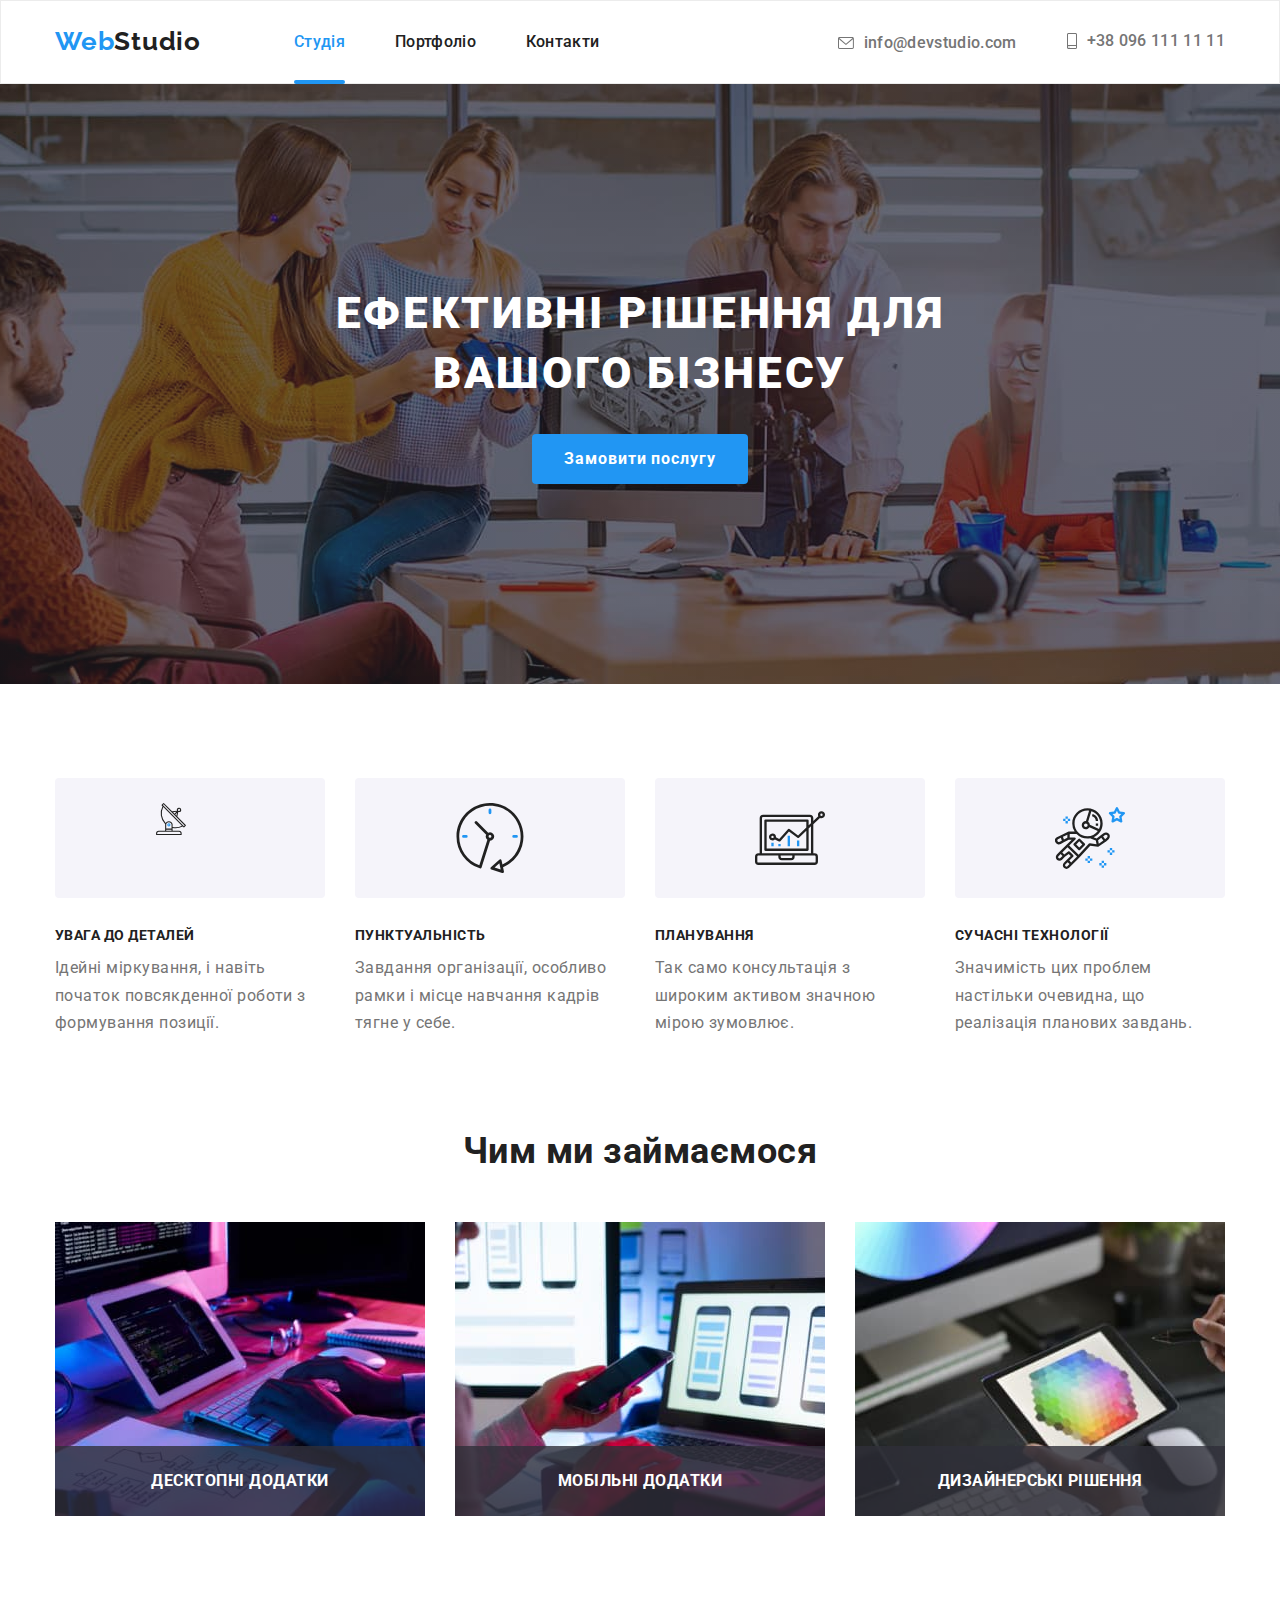
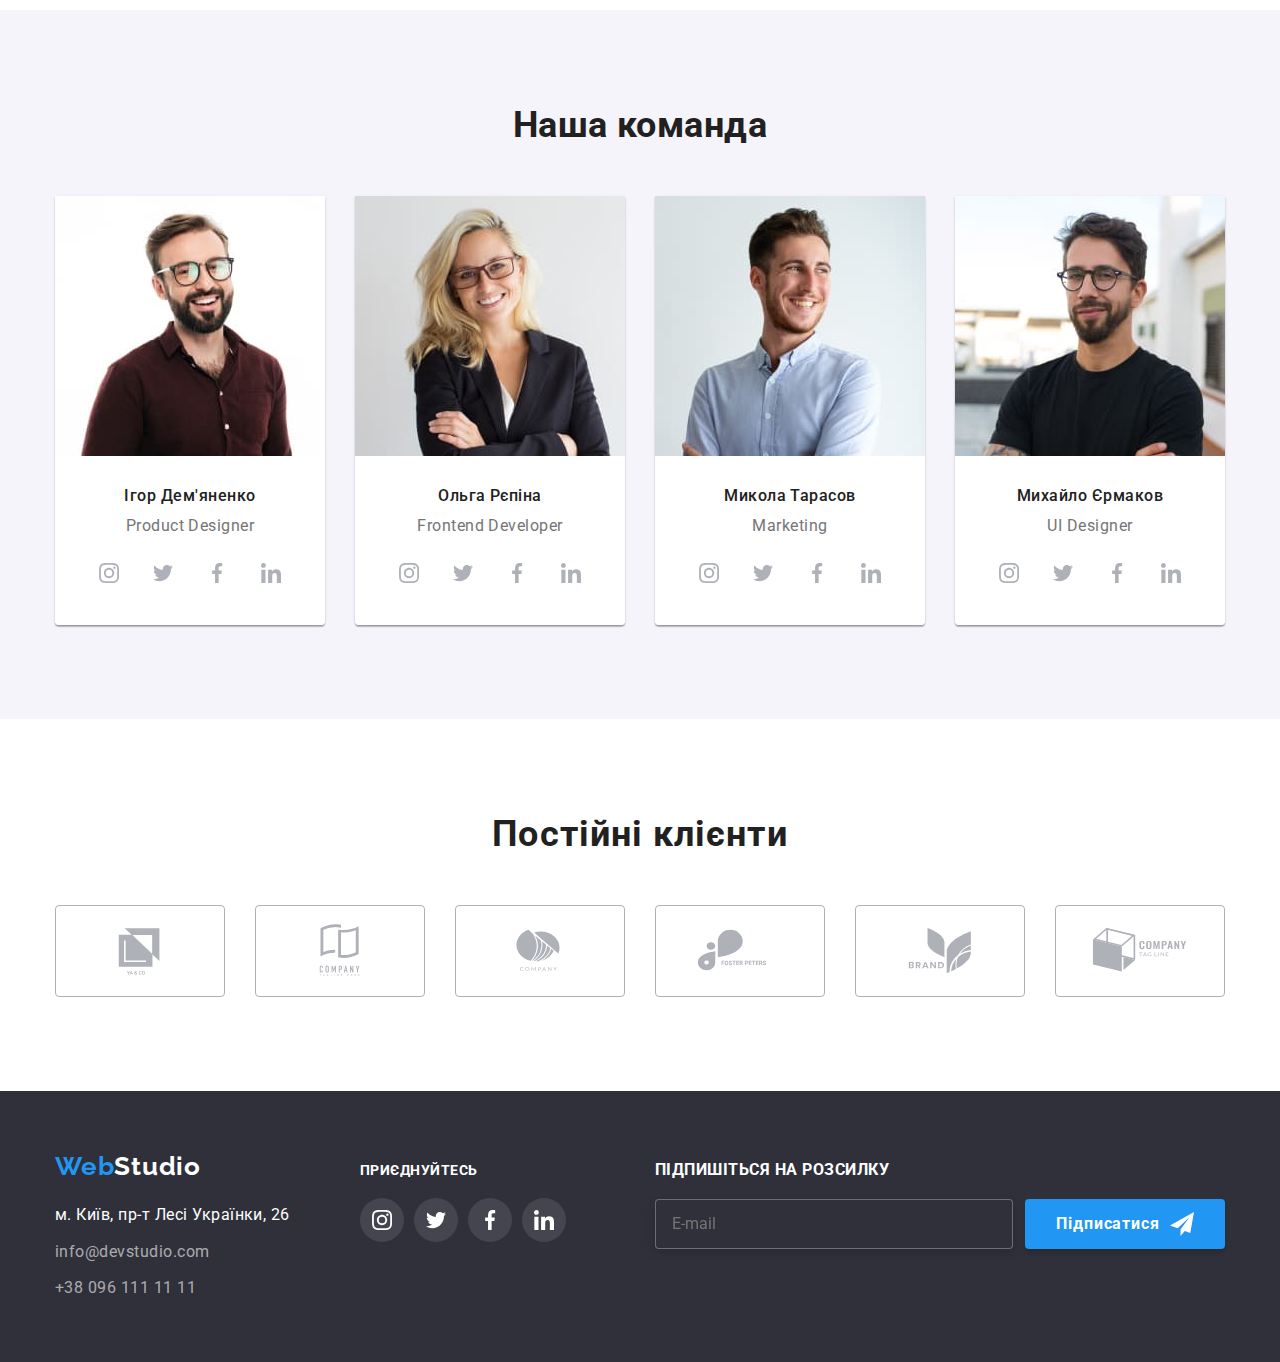
<file: index.html>
<!DOCTYPE html>
<html lang="uk">
  <head>
    <meta charset="UTF-8" />
    <meta http-equiv="X-UA-Compatible" content="IE=edge" />
    <meta name="viewport" content="width=device-width, initial-scale=1.0" />
    <title>Cтудія</title>
    <link rel="preconnect" href="https://fonts.googleapis.com" />
    <link rel="preconnect" href="https://fonts.gstatic.com" crossorigin />
    <link
      href="https://fonts.googleapis.com/css2?family=Raleway:wght@700&family=Roboto:wght@400;500;700;900&display=swap"
      rel="stylesheet"
    />
    <link
      rel="stylesheet"
      href="https://cdnjs.cloudflare.com/ajax/libs/modern-normalize/1.0.0/modern-normalize.min.css"
    />
    <link rel="stylesheet" href="./css/styles.css" />
  </head>
  <body>
    <!-- header -->
    <header class="page-header">
      <div class="container navigation">
        <a href="./index.html" class="logo"
          >Web<span class="logo-part">Studio</span></a
        >
        <nav class="page-nav">
          <ul class="nav-list">
            <li class="nav-item">
              <a href="./index.html" class="nav-link active">Студія</a>
            </li>
            <li class="nav-item">
              <a href="./portfolio.html" class="nav-link">Портфоліо</a>
            </li>
            <li class="nav-item">
              <a href="./index.html" class="nav-link">Контакти</a>
            </li>
          </ul>
        </nav>
        <ul class="contacts-list">
          <li class="contacts-item">
            <a href="mailto:info@devstudio.com" class="contacts-link">
              <svg class="icon-header email">
                <use href="./images/icon.svg#icon-envelope"></use></svg
              >info@devstudio.com</a
            >
          </li>
          <li class="contacts-item">
            <a href="tel:++380961111111" class="contacts-link"
              ><svg class="icon-header phone">
                <use href="./images/icon.svg#icon-smartphone"></use></svg
              >+38 096 111 11 11</a
            >
          </li>
        </ul>
      </div>
    </header>
    <main>
      <section class="hero">
        <div class="container">
          <h1 class="hero-title">
            Ефективні рішення для<br />
            вашого бізнесу
          </h1>
          <button class="hero-btn" data-modal-open>Замовити послугу</button>
        </div>
      </section>
      <section class="second-section">
        <div class="container">
          <h2 class="visually-hidden">Наші переваги</h2>
          <ul class="about-list">
            <li class="about-item">
              <div class="icon-about">
                <svg width="70" height="70">
                  <use href="./images/icon.svg#icon-antenna"></use>
                </svg>
              </div>
              <h3 class="about-title">УВАГА ДО ДЕТАЛЕЙ</h3>
              <p class="about-text">
                Ідейні міркування, і навіть початок повсякденної роботи з
                формування позиції.
              </p>
            </li>
            <li class="about-item">
              <div class="icon-about">
                <svg width="70" height="70">
                  <use href="./images/icon.svg#icon-clock"></use>
                </svg>
              </div>
              <h3 class="about-title">ПУНКТУАЛЬНІСТЬ</h3>
              <p class="about-text">
                Завдання організації, особливо рамки і місце навчання кадрів
                тягне у себе.
              </p>
            </li>
            <li class="about-item">
              <div class="icon-about">
                <svg width="70" height="70">
                  <use href="./images/icon.svg#icon-diagram"></use>
                </svg>
              </div>
              <h3 class="about-title">ПЛАНУВАННЯ</h3>
              <p class="about-text">
                Так само консультація з широким активом значною мірою зумовлює.
              </p>
            </li>
            <li class="about-item">
              <div class="icon-about">
                <svg width="70" height="70">
                  <use href="./images/icon.svg#icon-astronaut"></use>
                </svg>
              </div>
              <h3 class="about-title">СУЧАСНІ ТЕХНОЛОГІЇ</h3>
              <p class="about-text">
                Значимість цих проблем настільки очевидна, що реалізація
                планових завдань.
              </p>
            </li>
          </ul>
        </div>
      </section>
      <section class="wedo">
        <div class="container">
          <h2 class="wedo-title">Чим ми займаємося</h2>
          <ul class="wedo-list">
            <li class="wedo-item">
              <div class="wedo-container">
                <img
                  src="./images/wedo/01.jpg"
                  alt="набор тексту"
                  height="294"
                  width="370"
                />
                <p class="wedo-item-text">Десктопні додатки</p>
              </div>
            </li>
            <li class="wedo-item">
              <div class="wedo-container">
                <img
                  src="./images/wedo/02.jpg"
                  alt="смартфон в руці"
                  height="294"
                  width="370"
                />
                <p class="wedo-item-text">Мобільні додатки</p>
              </div>
            </li>
            <li class="wedo-item">
              <div class="wedo-container">
                <img
                  src="./images/wedo/03.jpg"
                  alt="планшет"
                  height="294"
                  width="370"
                />
                <p class="wedo-item-text">Дизайнерські рішення</p>
              </div>
            </li>
          </ul>
        </div>
      </section>
      <section class="team">
        <div class="container">
          <h2 class="team-title">Наша команда</h2>
          <ul class="team-list">
            <li class="team-card">
              <img
                src="./images/team/01.jpg"
                alt="фото дизайнера"
                height="260"
                width="270"
              />
              <div class="team-info-wrapper">
                <h3 class="card-title">Ігор Дем'яненко</h3>
                <p class="card-text" lang="en">Product Designer</p>
                <ul class="icon-social-links-wrapper">
                  <li>
                    <a href="#" class="social-link">
                      <svg class="social-links-icon">
                        <use href="./images/icon.svg#icon-instagram"></use>
                      </svg>
                    </a>
                  </li>
                  <li>
                    <a href="#" class="social-link">
                      <svg class="social-links-icon">
                        <use href="./images/icon.svg#icon-twitter"></use>
                      </svg>
                    </a>
                  </li>
                  <li>
                    <a href="#" class="social-link">
                      <svg class="social-links-icon">
                        <use href="./images/icon.svg#icon-facebook"></use>
                      </svg>
                    </a>
                  </li>
                  <li>
                    <a href="#" class="social-link">
                      <svg class="social-links-icon">
                        <use href="./images/icon.svg#icon-linkedin"></use>
                      </svg>
                    </a>
                  </li>
                </ul>
              </div>
            </li>
            <li class="team-card">
              <img
                src="./images/team/02.jpg"
                alt="фото розробника"
                height="260"
                width="270"
              />
              <div class="team-info-wrapper">
                <h3 class="card-title">Ольга Рєпіна</h3>
                <p class="card-text" lang="en">Frontend Developer</p>
                <ul class="icon-social-links-wrapper">
                  <li>
                    <a href="#" class="social-link">
                      <svg class="social-links-icon">
                        <use href="./images/icon.svg#icon-instagram"></use>
                      </svg>
                    </a>
                  </li>
                  <li>
                    <a href="#" class="social-link">
                      <svg class="social-links-icon">
                        <use href="./images/icon.svg#icon-twitter"></use>
                      </svg>
                    </a>
                  </li>
                  <li>
                    <a href="#" class="social-link">
                      <svg class="social-links-icon">
                        <use href="./images/icon.svg#icon-facebook"></use>
                      </svg>
                    </a>
                  </li>
                  <li>
                    <a href="#" class="social-link">
                      <svg class="social-links-icon">
                        <use href="./images/icon.svg#icon-linkedin"></use>
                      </svg>
                    </a>
                  </li>
                </ul>
              </div>
            </li>
            <li class="team-card">
              <img
                src="./images/team/03.jpg"
                alt="фото працівника маркетингу"
                height="260"
                width="270"
              />
              <div class="team-info-wrapper">
                <h3 class="card-title">Микола Тарасов</h3>
                <p class="card-text" lang="en">Marketing</p>
                <ul class="icon-social-links-wrapper">
                  <li>
                    <a href="#" class="social-link">
                      <svg class="social-links-icon">
                        <use href="./images/icon.svg#icon-instagram"></use>
                      </svg>
                    </a>
                  </li>
                  <li>
                    <a href="#" class="social-link">
                      <svg class="social-links-icon">
                        <use href="./images/icon.svg#icon-twitter"></use>
                      </svg>
                    </a>
                  </li>
                  <li>
                    <a href="#" class="social-link">
                      <svg class="social-links-icon">
                        <use href="./images/icon.svg#icon-facebook"></use>
                      </svg>
                    </a>
                  </li>
                  <li>
                    <a href="#" class="social-link">
                      <svg class="social-links-icon">
                        <use href="./images/icon.svg#icon-linkedin"></use>
                      </svg>
                    </a>
                  </li>
                </ul>
              </div>
            </li>
            <li class="team-card">
              <img
                src="./images/team/04.jpg"
                alt="фото дизайнера"
                height="260"
                width="270"
              />
              <div class="team-info-wrapper">
                <h3 class="card-title">Михайло Єрмаков</h3>
                <p class="card-text" lang="en">UI Designer</p>
                <ul class="icon-social-links-wrapper">
                  <li>
                    <a href="#" class="social-link">
                      <svg class="social-links-icon">
                        <use href="./images/icon.svg#icon-instagram"></use>
                      </svg>
                    </a>
                  </li>
                  <li>
                    <a href="#" class="social-link">
                      <svg class="social-links-icon">
                        <use href="./images/icon.svg#icon-twitter"></use>
                      </svg>
                    </a>
                  </li>
                  <li>
                    <a href="#" class="social-link">
                      <svg class="social-links-icon">
                        <use href="./images/icon.svg#icon-facebook"></use>
                      </svg>
                    </a>
                  </li>
                  <li>
                    <a href="#" class="social-link">
                      <svg class="social-links-icon">
                        <use href="./images/icon.svg#icon-linkedin"></use>
                      </svg>
                    </a>
                  </li>
                </ul>
              </div>
            </li>
          </ul>
        </div>
      </section>
      <!---------Regual Customers-->
      <section class="regular-customers">
        <div class="container">
          <h2 class="customers-title">Постійні клієнти</h2>
          <ul class="regular-customers-list">
            <li class="regular-client">
              <a class="regular-client-link" href="#">
                <svg class="client-logo">
                  <use href="./images/icon.svg#icon-logo"></use>
                </svg>
              </a>
            </li>
            <li class="regular-client">
              <a class="regular-client-link" href="#">
                <svg class="client-logo">
                  <use href="./images/icon.svg#icon-logo-1"></use>
                </svg>
              </a>
            </li>
            <li class="regular-client">
              <a class="regular-client-link" href="#">
                <svg class="client-logo">
                  <use href="./images/icon.svg#icon-logo-2"></use>
                </svg>
              </a>
            </li>
            <li class="regular-client">
              <a class="regular-client-link" href="#">
                <svg class="client-logo">
                  <use href="./images/icon.svg#icon-logo-3"></use>
                </svg>
              </a>
            </li>
            <li class="regular-client">
              <a class="regular-client-link" href="#">
                <svg class="client-logo">
                  <use href="./images/icon.svg#icon-logo-4"></use>
                </svg>
              </a>
            </li>
            <li class="regular-client">
              <a class="regular-client-link" href="#">
                <svg class="client-logo">
                  <use href="./images/icon.svg#icon-logo-5"></use>
                </svg>
              </a>
            </li>
          </ul>
        </div>
      </section>
    </main>
    <footer class="basement">
      <div class="container">
        <div class="wrapper-footer">
          <div>
            <a href="./index.html" class="logo-bsmt"
              >Web<span class="logo-bsmt-part">Studio</span></a
            >
            <address class>
              <ul class="bsmt-list">
                <li class="bsmt-item">
                  <a
                    href="https://goo.gl/maps/SLytjCsaKBYsRHtB6"
                    target="_blank"
                    class="adds"
                    >м. Київ, пр-т Лесі Українки, 26</a
                  >
                </li>
                <li class="bsmt-item">
                  <a href="mailto:info@devstudio.com" class="bsmt-item"
                    >info@devstudio.com</a
                  >
                </li>
                <li class="bsmt-item">
                  <a href="tel:+380961111111" class="bsmt-item"
                    >+38 096 111 11 11</a
                  >
                </li>
              </ul>
            </address>
          </div>
          <div class="icon-social-links-footer">
            <p>Приєднуйтесь</p>
            <ul class="social-links-list-footer">
              <li class="social-link-icon-footer">
                <a href="#" class="social-link-footer">
                  <svg class="social-links-icon">
                    <use href="./images/icon.svg#icon-instagram"></use>
                  </svg>
                </a>
              </li>
              <li class="social-link-icon-footer">
                <a href="#" class="social-link-footer">
                  <svg class="social-links-icon">
                    <use href="./images/icon.svg#icon-twitter"></use>
                  </svg>
                </a>
              </li>
              <li class="social-link-icon-footer">
                <a href="#" class="social-link-footer">
                  <svg class="social-links-icon">
                    <use href="./images/icon.svg#icon-facebook"></use>
                  </svg>
                </a>
              </li>
              <li class="social-link-icon-footer">
                <a href="#" class="social-link-footer">
                  <svg class="social-links-icon">
                    <use href="./images/icon.svg#icon-linkedin"></use>
                  </svg>
                </a>
              </li>
            </ul>
          </div>
          <div class="form-subscription">
            <p class="form-subscribe-info">Підпишіться на розсилку</p>
            <form
              name="form-subscription"
              autocomplete="off"
              class="window-email-subscribe"
            >
              <label>
                <input type="email" name="email" placeholder="E-mail" />
              </label>
              <button type="submit" class="subscribe-btn">
                <span class="btn-subscribe-name">Підписатися</span
                ><svg class="icon-btn-email-subscribe" width="24" height="24">
                  <use href="./images/icon.svg#icon-send"></use>
                </svg>
              </button>
            </form>
          </div>
        </div>
      </div>
    </footer>
    <div class="backdrop is-hidden" data-modal>
      <div class="modal">
        <button class="close-button" data-modal-close>
          <svg class="close-icon" width="18" height="18">
            <use href="./images/icon.svg#icon-closed"></use>
          </svg>
        </button>
        <div class="registration-form">
          <p class="modal-title">Залиште свої дані, ми вам передзвонимо</p>

          <form class="signup-form" name="signup-form" autocomplete="off">
            <label>
              Ім`я
              <span class="icon-form-wrapper">
                <input type="text" name="name" required />
                <svg class="icon-form-svg">
                  <use href="./images/icon.svg#icon-person"></use>
                </svg>
              </span>
            </label>
            <label>
              Телефон
              <span class="icon-form-wrapper">
                <input type="tel" name="phone" required />
                <svg class="icon-form-svg">
                  <use href="./images/icon.svg#icon-phone"></use>
                </svg>
              </span>
            </label>
            <label>
              Пошта
              <span class="icon-form-wrapper">
                <input type="email" name="email" />
                <svg class="icon-form-svg">
                  <use href="./images/icon.svg#icon-email"></use>
                </svg>
              </span>
            </label>

            <label>
              Коментар
              <textarea name="feedback" placeholder="Введіть текст"></textarea>
            </label>

            <label for="agree-with-contract" class="checkbox-label">
              <input
                class="agree-with-contract visually-hidden"
                type="checkbox"
                name="agree-with-contract"
                value="agree"
                id="agree-with-contract"
                required
              />
              <svg class="icon-checkin">
                <use href="./images/icon.svg#icon-checkin"></use>
              </svg>
              <span>Погоджуюся з розсилкою та приймаю&nbsp;</span>
              <a class="contract-link" href="#">Умови договору</a>
            </label>
            <button class="submit-btn" type="submit">Відправити</button>
          </form>
        </div>
      </div>
    </div>
    <script src="./js/modal.js"></script>
  </body>
</html>
</file>
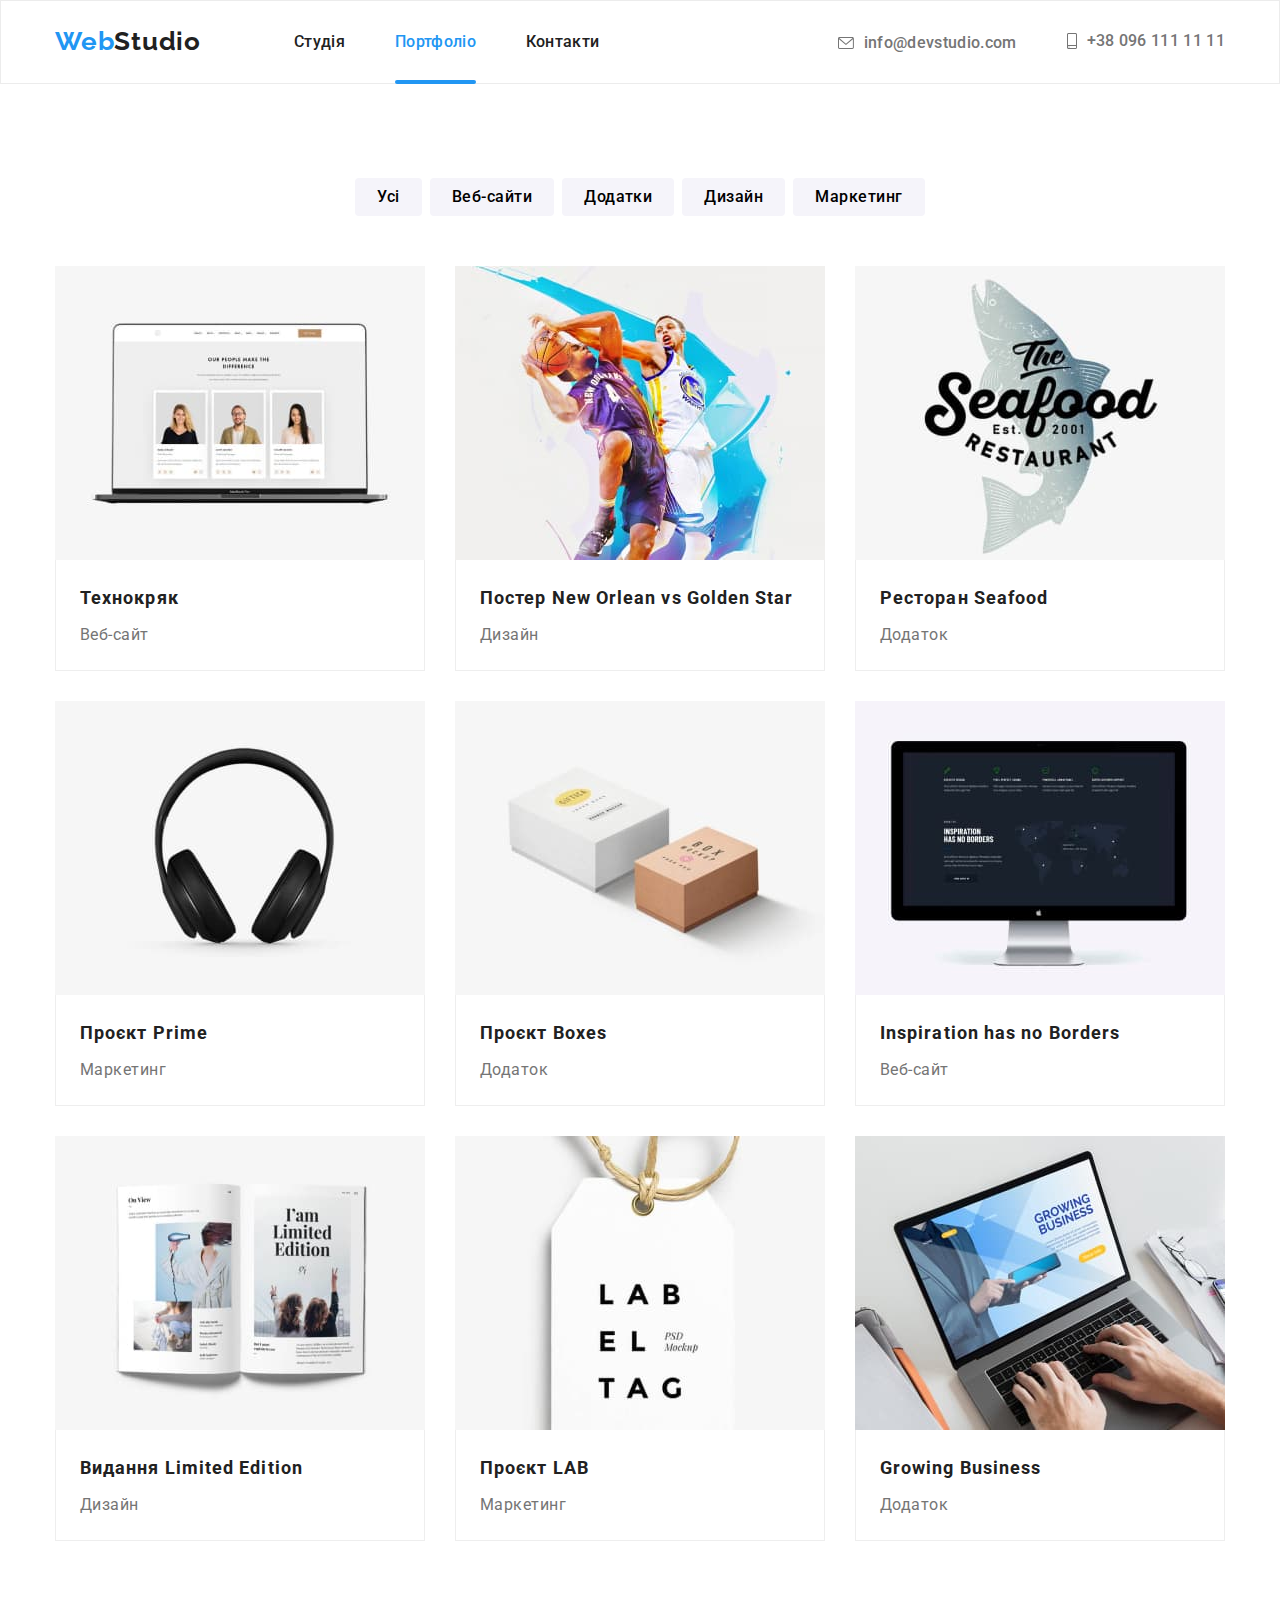
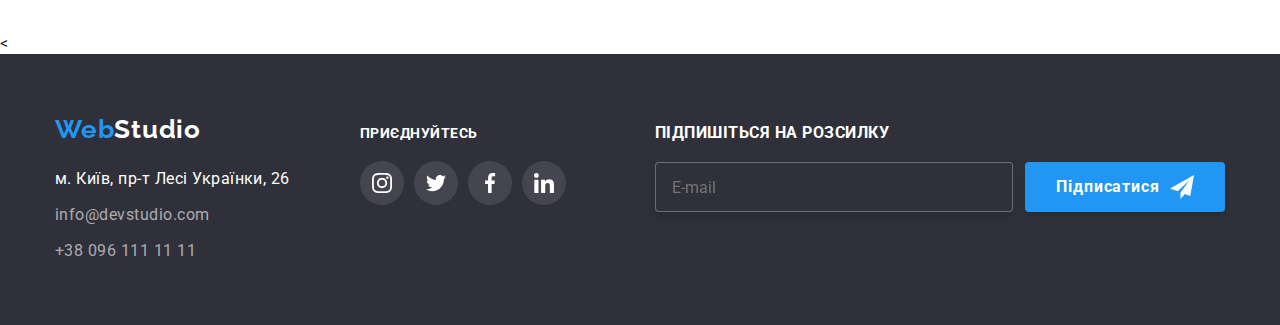
<file: portfolio.html>
<!DOCTYPE html>
<html lang="uk">
  <head>
    <meta charset="UTF-8" />
    <meta http-equiv="X-UA-Compatible" content="IE=edge" />
    <meta name="viewport" content="width=device-width, initial-scale=1.0" />
    <title>Портфоліо</title>
    <link rel="preconnect" href="https://fonts.googleapis.com" />
    <link rel="preconnect" href="https://fonts.gstatic.com" crossorigin />
    <link
      href="https://fonts.googleapis.com/css2?family=Raleway:wght@700&family=Roboto:wght@400;500;700;900&display=swap"
      rel="stylesheet"
    />
    <link
      rel="stylesheet"
      href="https://cdnjs.cloudflare.com/ajax/libs/modern-normalize/1.0.0/modern-normalize.min.css"
    />
    <link rel="stylesheet" href="./css/styles.css" />
  </head>
  <body>
    <!-- header -->
    <header class="page-header">
      <div class="container navigation">
        <a href="./index.html" class="logo"
          >Web<span class="logo-part">Studio</span></a
        >
        <nav class="page-nav">
          <ul class="nav-list">
            <li class="nav-item">
              <a href="./index.html" class="nav-link">Студія</a>
            </li>
            <li class="nav-item">
              <a href="./portfolio.html" class="nav-link active">Портфоліо</a>
            </li>
            <li class="nav-item">
              <a href="./index.html" class="nav-link">Контакти</a>
            </li>
          </ul>
        </nav>
        <ul class="contacts-list">
          <li class="contacts-item">
            <a href="mailto:info@devstudio.com" class="contacts-link">
              <svg class="icon-header email">
                <use href="./images/icon.svg#icon-envelope"></use></svg
              >info@devstudio.com</a
            >
          </li>
          <li class="contacts-item">
            <a href="tel:++380961111111" class="contacts-link"
              ><svg class="icon-header phone">
                <use href="./images/icon.svg#icon-smartphone"></use></svg
              >+38 096 111 11 11</a
            >
          </li>
        </ul>
      </div>
    </header>
    <main>
      <section class="gallery">
        <div class="container">
          <h1 class="visually-hidden">Our Works</h1>
          <ul class="btn-list">
            <li class="btn-item"><button class="btn-text">Усі</button></li>
            <li class="btn-item">
              <button class="btn-text">Веб-сайти</button>
            </li>
            <li class="btn-item"><button class="btn-text">Додатки</button></li>
            <li class="btn-item"><button class="btn-text">Дизайн</button></li>
            <li class="btn-item">
              <button class="btn-text">Маркетинг</button>
            </li>
          </ul>
          <ul class="gallery-list">
            <li class="gallery-item">
              <a href="" class="gallery-list-link">
                <div class="wrapper-relative">
                  <img
                    src="./images/portfolio/01.jpg"
                    alt="Технокряк"
                    width="370"
                  />

                  <div class="wrapper-absolute">
                    <p class="card-info">
                      Ресурс пропонує комплексні пропозиції з різним рівнем
                      функціоналу та сервісів. Все це дозволить відвідувачу
                      отримати вичерпні відомості про компанію чи приватну
                      особу.
                    </p>
                  </div>
                </div>
                <div class="gallery-info-wrapper">
                  <h2 class="gallery-title">Технокряк</h2>
                  <p class="gallery-text">Веб-сайт</p>
                </div></a
              >
            </li>
            <li class="gallery-item">
              <a href="" class="gallery-list-link">
                <div class="wrapper-relative">
                  <img
                    src="./images/portfolio/02.jpg"
                    alt="Постер New Orlean vs Golden Star"
                    width="370"
                  />

                  <div class="wrapper-absolute">
                    <p class="card-info">
                      Ресурс пропонує комплексні пропозиції з різним рівнем
                      функціоналу та сервісів. Все це дозволить відвідувачу
                      отримати вичерпні відомості про компанію чи приватну
                      особу.
                    </p>
                  </div>
                </div>
                <div class="gallery-info-wrapper">
                  <h2 class="gallery-title">
                    Постер New Orlean vs Golden Star
                  </h2>
                  <p class="gallery-text">Дизайн</p>
                </div>
              </a>
            </li>
            <li class="gallery-item">
              <a href="" class="gallery-list-link">
                <div class="wrapper-relative">
                  <img
                    src="./images/portfolio/03.jpg"
                    alt="Ресторан Seafood"
                    width="370"
                  />

                  <div class="wrapper-absolute">
                    <p class="card-info">
                      Ресурс пропонує комплексні пропозиції з різним рівнем
                      функціоналу та сервісів. Все це дозволить відвідувачу
                      отримати вичерпні відомості про компанію чи приватну
                      особу.
                    </p>
                  </div>
                </div>
                <div class="gallery-info-wrapper">
                  <h2 class="gallery-title">Ресторан Seafood</h2>
                  <p class="gallery-text">Додаток</p>
                </div>
              </a>
            </li>
            <li class="gallery-item">
              <a href="" class="gallery-list-link">
                <div class="wrapper-relative">
                  <img
                    src="./images/portfolio/04.jpg"
                    alt="Проєкт Prime"
                    width="370"
                  />

                  <div class="wrapper-absolute">
                    <p class="card-info">
                      Ресурс пропонує комплексні пропозиції з різним рівнем
                      функціоналу та сервісів. Все це дозволить відвідувачу
                      отримати вичерпні відомості про компанію чи приватну
                      особу.
                    </p>
                  </div>
                </div>
                <div class="gallery-info-wrapper">
                  <h2 class="gallery-title">Проєкт Prime</h2>
                  <p class="gallery-text">Маркетинг</p>
                </div>
              </a>
            </li>
            <li class="gallery-item">
              <a href="" class="gallery-list-link">
                <div class="wrapper-relative">
                  <img
                    src="./images/portfolio/05.jpg"
                    alt="Проєкт Boxes"
                    width="370"
                  />

                  <div class="wrapper-absolute">
                    <p class="card-info">
                      Ресурс пропонує комплексні пропозиції з різним рівнем
                      функціоналу та сервісів. Все це дозволить відвідувачу
                      отримати вичерпні відомості про компанію чи приватну
                      особу.
                    </p>
                  </div>
                </div>
                <div class="gallery-info-wrapper">
                  <h2 class="gallery-title">Проєкт Boxes</h2>
                  <p class="gallery-text">Додаток</p>
                </div>
              </a>
            </li>
            <li class="gallery-item">
              <a href="" class="gallery-list-link">
                <div class="wrapper-relative">
                  <img
                    src="./images/portfolio/06.jpg"
                    alt="Inspiration has no Borders"
                    width="370"
                  />

                  <div class="wrapper-absolute">
                    <p class="card-info">
                      Ресурс пропонує комплексні пропозиції з різним рівнем
                      функціоналу та сервісів. Все це дозволить відвідувачу
                      отримати вичерпні відомості про компанію чи приватну
                      особу.
                    </p>
                  </div>
                </div>
                <div class="gallery-info-wrapper">
                  <h2 class="gallery-title">Inspiration has no Borders</h2>
                  <p class="gallery-text">Веб-сайт</p>
                </div>
              </a>
            </li>
            <li class="gallery-item">
              <a href="" class="gallery-list-link">
                <div class="wrapper-relative">
                  <img
                    src="./images/portfolio/07.jpg"
                    alt="Видання Limited Edition"
                    width="370"
                  />

                  <div class="wrapper-absolute">
                    <p class="card-info">
                      Ресурс пропонує комплексні пропозиції з різним рівнем
                      функціоналу та сервісів. Все це дозволить відвідувачу
                      отримати вичерпні відомості про компанію чи приватну
                      особу.
                    </p>
                  </div>
                </div>
                <div class="gallery-info-wrapper">
                  <h2 class="gallery-title">Видання Limited Edition</h2>
                  <p class="gallery-text">Дизайн</p>
                </div>
              </a>
            </li>
            <li class="gallery-item">
              <a href="" class="gallery-list-link">
                <div class="wrapper-relative">
                  <img
                    src="./images/portfolio/08.jpg"
                    alt="Проєкт LAB"
                    width="370"
                  />

                  <div class="wrapper-absolute">
                    <p class="card-info">
                      Ресурс пропонує комплексні пропозиції з різним рівнем
                      функціоналу та сервісів. Все це дозволить відвідувачу
                      отримати вичерпні відомості про компанію чи приватну
                      особу.
                    </p>
                  </div>
                </div>
                <div class="gallery-info-wrapper">
                  <h2 class="gallery-title">Проєкт LAB</h2>
                  <p class="gallery-text">Маркетинг</p>
                </div>
              </a>
            </li>
            <li class="gallery-item">
              <a href="" class="gallery-list-link">
                <div class="wrapper-relative">
                  <img
                    src="./images/portfolio/09.jpg"
                    alt="Growing Business"
                    width="370"
                  />

                  <div class="wrapper-absolute">
                    <p class="card-info">
                      Ресурс пропонує комплексні пропозиції з різним рівнем
                      функціоналу та сервісів. Все це дозволить відвідувачу
                      отримати вичерпні відомості про компанію чи приватну
                      особу.
                    </p>
                  </div>
                </div>
                <div class="gallery-info-wrapper">
                  <h2 class="gallery-title">Growing Business</h2>
                  <p class="gallery-text">Додаток</p>
                </div>
              </a>
            </li>
          </ul>
        </div>
      </section>
    </main>
    <
    <footer class="basement">
      <div class="container">
        <div class="wrapper-footer">
          <div>
            <a href="./index.html" class="logo-bsmt"
              >Web<span class="logo-bsmt-part">Studio</span></a
            >
            <address class>
              <ul class="bsmt-list">
                <li class="bsmt-item">
                  <a
                    href="https://goo.gl/maps/SLytjCsaKBYsRHtB6"
                    target="_blank"
                    class="adds"
                    >м. Київ, пр-т Лесі Українки, 26</a
                  >
                </li>
                <li class="bsmt-item">
                  <a href="mailto:info@devstudio.com" class="bsmt-item"
                    >info@devstudio.com</a
                  >
                </li>
                <li class="bsmt-item">
                  <a href="tel:+380961111111" class="bsmt-item"
                    >+38 096 111 11 11</a
                  >
                </li>
              </ul>
            </address>
          </div>
          <div class="icon-social-links-footer">
            <p>Приєднуйтесь</p>
            <ul class="social-links-list-footer">
              <li class="social-link-icon-footer">
                <a href="#" class="social-link-footer">
                  <svg class="social-links-icon">
                    <use href="./images/icon.svg#icon-instagram"></use>
                  </svg>
                </a>
              </li>
              <li class="social-link-icon-footer">
                <a href="#" class="social-link-footer">
                  <svg class="social-links-icon">
                    <use href="./images/icon.svg#icon-twitter"></use>
                  </svg>
                </a>
              </li>
              <li class="social-link-icon-footer">
                <a href="#" class="social-link-footer">
                  <svg class="social-links-icon">
                    <use href="./images/icon.svg#icon-facebook"></use>
                  </svg>
                </a>
              </li>
              <li class="social-link-icon-footer">
                <a href="#" class="social-link-footer">
                  <svg class="social-links-icon">
                    <use href="./images/icon.svg#icon-linkedin"></use>
                  </svg>
                </a>
              </li>
            </ul>
          </div>
          <div class="form-subscription">
            <p class="form-subscribe-info">Підпишіться на розсилку</p>
            <form
              name="form-subscription"
              autocomplete="off"
              class="window-email-subscribe"
            >
              <label>
                <input type="email" name="email" placeholder="E-mail" />
              </label>
              <button type="submit" class="subscribe-btn">
                <span class="btn-subscribe-name">Підписатися</span
                ><svg class="icon-btn-email-subscribe" width="24" height="24">
                  <use href="./images/icon.svg#icon-send"></use>
                </svg>
              </button>
            </form>
          </div>
        </div>
      </div>
    </footer>
    <script src="./js/modal.js"></script>
  </body>
</html>
</file>
<file: css/styles.css>
/* primary color #212121 */
/* secondary color #757575 */
/* active color #2196F3 */
/* active second color #FFFFFF */
/* --footer-bg-color: #2F303A; */

:root {
  --text-color-primary: #212121;
  --text-color-secondary: #757575;
  --text-color-accent: #2196f3;
  --logo-color-secondary: black;
  --footer-color-text-primary: rgba(255, 255, 255, 0.6);
  --footer-color-text-secondary: #ffffff;
  --footer-bg-color: #2f303a;
  --regular-client: #afb1b8;
}
ul {
  list-style: none;
}

h1,
h2,
h3,
h4,
p,
ul {
  margin: 0;
  padding: 0;
}

a {
  color: inherit;
  text-decoration: none;
}

img {
  display: block;
}

button {
  cursor: pointer;
}

body {
  font-family: "Roboto", sans-serif;
  letter-spacing: 0.03em;
  color: var(--text-color-primary);
}

.container {
  max-width: 1200px;
  margin: 0 auto;
  padding: 0 15px;
}

.visually-hidden {
  position: absolute;
  width: 1px;
  height: 1px;
  margin: -1px;
  border: 0;
  padding: 0;

  white-space: nowrap;
  clip-path: inset(100%);
  clip: rect(0 0 0 0);
  overflow: hidden;
}

/* ----------------Header---------------- */

.page-header {
  border: 1px solid #ececec;
}
.logo {
  color: var(--text-color-accent);
  font-family: "Raleway", sans-serif;
  font-weight: 700;
  font-size: 26px;
  line-height: 1.19;
  letter-spacing: 0.03em;
  padding-top: 24px;
  padding-bottom: 25px;
}

.logo-part {
  color: var(--text-color-primary);
}

.navigation {
  display: flex;
  align-items: center;
}

.nav-list {
  display: flex;
  align-items: center;
  padding: 32px 0;
}
.nav-item {
  margin-left: 50px;
}
.nav-item:first-child {
  margin-left: 93px;
}

.nav-item .item a {
  display: block;
  padding-top: 32px;
  padding-bottom: 32px;
}

.contacts-list {
  display: flex;
  margin-left: auto;
  align-items: baseline;
}
.icon-link-header {
  padding: 32px 0;
}

.nav-item,
.contacts-item {
  list-style: none;
  font-weight: 500;
  line-height: 1.14;
  letter-spacing: 0.02em;
}
.nav-link:hover,
.nav-link:focus,
.contacts-link:hover,
.contacts-link:focus,
.bsmt-item:hover,
.bsmt-item:focus {
  color: var(--text-color-accent);
}

.nav-link {
  transition-property: color;
  transition-duration: 250ms;
  transition-timing-function: cubic-bezier(0.4, 0, 0.2, 1);
}
.nav-link.active {
  color: var(--text-color-accent);
  position: relative;
}
.nav-link.active::after {
  content: "";
  display: block;
  width: 100%;
  height: 4px;
  bottom: -33px;
  background-color: var(--text-color-accent);
  border-radius: 2px;
  position: absolute;
}

.contacts-link {
  color: var(--text-color-secondary);
  display: flex;
  align-items: center;
  transition-property: color;
  transition-duration: 250ms;
  transition-timing-function: cubic-bezier(0.4, 0, 0.2, 1);
}

.icon-header {
  margin-right: 10px;
  fill: currentColor;
  margin-left: 50px;
  transition-property: fill;
  transition-duration: 250ms;
  transition-timing-function: cubic-bezier(0.4, 0, 0.2, 1);
}

.contacts-item .email {
  width: 16px;
  height: 12px;
}
.contacts-item .phone {
  width: 10px;
  height: 16px;
}
.contacts-item:hover .icon-header {
  fill: var(--text-color-accent);
}

.icon-link-header:focus .icon-header {
  fill: var(--text-color-secondary);
}

/* ---------main--------- */

.hero {
  background-color: var(--footer-bg-color);
  text-align: center;
  padding: 200px 0;
  margin: 0 auto;
  max-width: 1600px;
  height: 600px;

  background-image: linear-gradient(
      to right,
      rgba(47, 48, 58, 0.4),
      rgba(47, 48, 58, 0.4)
    ),
    url("../images/hero.jpg");
  background-position: center;
  background-repeat: no-repeat;
  background-size: cover;
}

.hero-title {
  max-width: 696px;
  margin: 0 auto 30px;

  font-weight: 900;
  font-size: 44px;
  line-height: 1.36;
  text-align: center;
  letter-spacing: 0.06em;
  text-transform: uppercase;

  color: var(--footer-color-text-secondary);
}

.hero-btn {
  transition-property: background-color;
  transition-duration: 250ms;
  transition-timing-function: cubic-bezier(0.4, 0, 0.2, 1);
  font-family: "Roboto", sans-serif;
  font-weight: 700;
  font-size: 16px;
  line-height: 1.88;
  letter-spacing: 0.06em;
  display: inline-block;
  padding: 10px 32px;
  border-radius: 4px;
  border: none;

  background-color: var(--text-color-accent);
  color: var(--footer-color-text-secondary);
}
.hero-btn:hover,
.hero-btn:focus {
  background-color: #188ce8;
  box-shadow: 0px 4px 4px rgba(0, 0, 0, 0.15);
}

/* --- section about  ---- */
.second-section {
  padding: 94px 0px;
}

.about-list {
  list-style-type: none;
  display: flex;
  gap: 30px;
}
.about-title {
  line-height: 1.14;
  font-size: 14px;
  font-weight: 700;
  text-transform: uppercase;
  margin-bottom: 10px;
}

.icon-about {
  display: flex;
  justify-content: center;
  align-items: center;
  width: 270px;
  height: 120px;
  margin-bottom: 30px;
  background-color: #f5f4fa;
  border-radius: 4px;
}

.wedo {
  padding-bottom: 94px;
}
.about-text {
  line-height: 1.71;
  color: var(--text-color-secondary);
}
/* section about work */
.wedo-title,
.team-title {
  font-size: 36px;
  line-height: 1.17;
  text-align: center;
  margin-bottom: 50px;
}
.wedo-container {
  position: relative;
}

.wedo-item-text {
  position: absolute;
  bottom: 0;
  font-weight: 700;
  line-height: 1.14;
  text-transform: uppercase;
  color: var(--footer-color-text-secondary);
  background: rgba(47, 48, 58, 0.8);
  width: 100%;
  height: 70px;
  display: flex;
  justify-content: center;
  align-items: center;
}

.wedo-list {
  display: flex;
  gap: 30px;
}

.wedo-item {
  list-style-type: none;
  position: relative;
}

/* section team */
.team {
  padding: 94px 0px;
  background-color: #f5f4fa;
}

.team-list {
  display: flex;
  justify-content: center;
  gap: 30px;
}
.team-info-wrapper {
  padding-top: 30px;
  padding-bottom: 30px;
  text-align: center;
  background-color: #ffffff;
  border-radius: 0px 0px 4px 4px;
}

.team-card {
  width: 270px;
  background: #ffffff;

  box-shadow: 0px 1px 3px rgba(0, 0, 0, 0.12), 0px 1px 1px rgba(0, 0, 0, 0.14),
    0px 2px 1px rgba(0, 0, 0, 0.2);
  border-radius: 0px 0px 4px 4px;
}

.card-title {
  font-weight: 500;
  font-size: 16px;
  line-height: 1.19;
  text-align: center;
  margin-bottom: 10px;
}

.card-text {
  font-size: 16px;
  line-height: 1.19;
  text-align: center;
  color: var(--text-color-secondary);
  margin-bottom: 10px;
}

.icon-social-links-wrapper {
  display: flex;
  align-items: center;
  justify-content: center;
  gap: 10px;
  margin-top: 16px;
}

.social-link {
  width: 44px;
  height: 44px;
  display: flex;
  justify-content: center;
  align-items: center;
  border-radius: 50%;
  color: var(--regular-client);
  transition-property: color, background-color;
  transition-duration: 250ms;
  transition-timing-function: cubic-bezier(0.4, 0, 0.2, 1);
}

.social-links-icon {
  width: 20px;
  height: 20px;
  fill: currentColor;
}

.social-link:hover,
.social-link:focus {
  background-color: var(--text-color-accent);
  color: var(--footer-color-text-secondary);
}

/*--------------------regular customers-------------- */
.regular-customers {
  padding-top: 94px;
  padding-bottom: 94px;
}
.regular-customers h2 {
  margin-bottom: 50px;
  font-weight: 700;
  font-size: 36px;
  line-height: 42px;
  text-align: center;
  letter-spacing: 0.03em;
}

.regular-customers-list {
  display: flex;
  justify-content: center;
  align-items: center;
}

.regular-client {
  width: 170px;
  height: 92px;
}

.regular-client + .regular-client {
  margin-left: 30px;
}

.regular-client-link {
  display: flex;
  justify-content: center;
  align-items: center;
  width: 170px;
  height: 92px;
  border: 1px solid currentColor;
  box-sizing: border-box;
  border-radius: 4px;
  color: var(--regular-client);

  transition-property: color, border;
  transition-duration: 250ms;
  transition-timing-function: cubic-bezier(0.4, 0, 0.2, 1);
}
.client-logo {
  width: 106px;
  height: 60px;
  fill: currentColor;
}

.regular-client-link:focus .client-logo {
  fill: var(--text-color-accent);
}

.regular-client-link:hover,
.regular-client-link:focus {
  color: var(--text-color-accent);
}

/* ----------------footer-------------------- */
.basement {
  background-color: var(--footer-bg-color);
  padding: 60px 0px;
}
.wrapper-footer {
  display: flex;
  align-items: baseline;
}

.logo-bsmt {
  color: var(--text-color-accent);

  font-family: "Raleway";
  font-weight: 700;
  font-size: 26px;
  line-height: 1.19;
  letter-spacing: 0.03em;
}

.logo-bsmt-part {
  color: var(--footer-color-text-secondary);
}

.bstm-list {
  margin-top: 20px;
}

.bsmt-item {
  list-style: none;
  font-style: normal;
  line-height: 1.71;
  letter-spacing: 0.03em;
}

.adds {
  color: var(--footer-color-text-secondary);
}

.bsmt-item {
  color: var(--footer-color-text-primary);
  transition-property: color;
  transition-duration: 250ms;
  transition-timing-function: cubic-bezier(0.4, 0, 0.2, 1);
}
.bsmt-item:first-child {
  margin-top: 20px;
}

.bsmt-item:nth-child(2) {
  margin-top: 9px;
  margin-bottom: 9px;
}

.icon-social-links-footer p {
  margin-bottom: 20px;

  font-weight: 700;
  font-size: 14px;
  line-height: 16px;
  letter-spacing: 1, 14;
  text-transform: uppercase;
  color: var(--footer-color-text-secondary);
}

.icon-social-links-footer {
  margin-left: 70px;
}

.social-links-list-footer {
  display: flex;
  flex-wrap: nowrap;
}
.social-link-footer {
  display: flex;
  justify-content: center;
  align-items: center;
  width: 44px;
  height: 44px;
  border-radius: 50%;
  background: rgba(255, 255, 255, 0.1);
  color: var(--footer-color-text-secondary);
  transition-property: color, background-color;
  transition-duration: 250ms;
  transition-timing-function: cubic-bezier(0.4, 0, 0.2, 1);
}

.social-link-icon-footer + .social-link-icon-footer {
  padding-left: 10px;
}

.social-link-icon-footer:hover .social-link-footer {
  background-color: var(--text-color-accent);
}

.social-link-footer:focus {
  background-color: var(--text-color-accent);
}
.wrapper-footer .form-subscription {
  margin-left: auto;
}

.form-subscription input {
  width: 358px;
  height: 50px;
  margin: 0;
  padding-left: 16px;
  padding-top: 15px;
  padding-bottom: 15px;
  border: 1px solid rgba(255, 255, 255, 0.3);
  filter: drop-shadow(0px 4px 4px rgba(0, 0, 0, 0.15));
  border-radius: 4px;
  background-color: var(--footer-bg-color);
  color: var(--text-color-secondary);
  transition-property: border;
  transition-duration: 250ms;
  transition-timing-function: cubic-bezier(0.4, 0, 0.2, 1);
}

.form-subscription input:focus {
  outline: none;
}

.form-subscription input:focus,
.form-subscription input:hover {
  border: 1px solid var(--text-color-accent);
  outline: none;
  cursor: pointer;
}

.window-email-subscribe {
  display: flex;
}

.form-subscription .subscribe-btn {
  display: flex;
  align-items: center;
  justify-content: center;

  width: 200px;
  height: 50px;
  margin-left: 12px;
  padding-left: 0px;
  padding-top: 10px;
  padding-bottom: 10px;
  padding-right: 0;
  border: none;
  box-shadow: 0px 4px 4px rgba(0, 0, 0, 0.15);
  border-radius: 4px;

  background-color: var(--text-color-accent);
}

.form-subscribe-info {
  font-weight: 700;
  line-height: 1.14;
  letter-spacing: 0.03em;
  text-transform: uppercase;
  color: #ffffff;
  margin-bottom: 20px;
}
.btn-subscribe-name {
  font-family: Roboto;
  font-style: normal;
  font-weight: 700;
  font-size: 16px;
  line-height: 1.87;
  letter-spacing: 0.06em;
  color: var(--footer-color-text-secondary);
}

.subscribe-btn {
  transition-property: color, background-color, box-shadow;
  transition-duration: 250ms;
  transition-timing-function: cubic-bezier(0.4, 0, 0.2, 1);
}
.subscribe-btn:hover,
.subscribe-btn:focus {
  background-color: #62b4f7;
}

.icon-btn-email-subscribe {
  display: inline-block;
  width: 24px;
  height: 24px;
  margin-left: 10px;
}

/* -------------------portfolio page------------------------ */

.btn-list {
  display: flex;
  margin-bottom: 50px;
  justify-content: center;
  gap: 8px;
}

.btn-item {
  list-style: none;
}

.btn-text:hover,
.btn-text:focus {
  color: var(--footer-color-text-secondary);
  background-color: var(--text-color-accent);
  box-shadow: 0px 3px 1px rgba(0, 0, 0, 0.1), 0px 1px 2px rgba(0, 0, 0, 0.08),
    0px 2px 2px rgba(0, 0, 0, 0.12);
}
.btn-text {
  transition-property: color, background-color, box-shadow;
  transition-duration: 250ms;
  transition-timing-function: cubic-bezier(0.4, 0, 0.2, 1);

  background-color: #f5f4fa;
  border: 0px;
  border-radius: 4px;
  text-align: center;

  font-family: "Roboto", sans-serif;
  font-weight: 500;
  font-size: 16px;
  line-height: 1.62;
  display: inline-block;
  padding: 6px 22px;
  min-width: 26px;
  letter-spacing: 0.03em;
}
.gallery {
  padding: 94px 0;
}
.gallery-item {
  position: relative;
}

.gallery-list {
  display: flex;
  flex-wrap: wrap;
  gap: 30px;
}
.gallery-list-link {
  display: block;
  position: relative;
  transition-property: box-shadow;
  transition-duration: 250ms;
  transition-timing-function: cubic-bezier(0.4, 0, 0.2, 1);
}

.gallery-list-link:hover,
.gallery-list-link:focus {
  box-shadow: 0px 1px 1px rgba(0, 0, 0, 0.12), 0px 4px 4px rgba(0, 0, 0, 0.06),
    1px 4px 6px rgba(0, 0, 0, 0.16);
}

.gallery-list-link:hover .card-info,
.gallery-list-link:focus .card-info {
  transform: translateY(-100%);
}

.gallery-list .gallery-item {
  list-style: none;
}
.wrapper-relative {
  position: relative;
  transition-duration: 250ms;
  transition-timing-function: cubic-bezier(0.4, 0, 0.2, 1);
  height: 294px;
  overflow: hidden;
}

.wrapper-absolute {
  position: absolute;
}

.card-info {
  color: #ffff;
  font-size: 18px;
  line-height: 1.55;
  letter-spacing: 0.03em;
  text-align: left;
  width: 100%;
  padding: 63px 24px;
  background: rgba(33, 150, 243, 0.9);
  transition: all;
  transition-duration: 1s;
}

.gallery-info-wrapper {
  padding: 20px 24px;
  border-left: 1px solid #eeeeee;
  border-right: 1px solid #eeeeee;
  border-bottom: 1px solid #eeeeee;
}

.gallery-title {
  font-size: 18px;
  line-height: 2;
  letter-spacing: 0.06em;
  margin-bottom: 4px;
}

.gallery-text {
  font-size: 16px;
  line-height: 1.88;
  color: var(--text-color-secondary);
}
/* end */

/* Modal */
.backdrop {
  position: fixed;
  top: 0;
  left: 0;
  width: 100%;
  height: 100%;

  background-color: rgba(0, 0, 0, 0.2);
  opacity: 1;
  transition: opacity 250ms cubic-bezier(0.4, 0, 0.2, 1);
}

.backdrop.is-hidden {
  opacity: 0;
  pointer-events: none;
}
.modal {
  position: absolute;
  top: 50%;
  left: 50%;
  transform: translate(-50%, -50%) scale(1);

  width: 520px;
  height: 581px;
  padding: 40px;

  background-color: #fff;
  box-shadow: 0px 1px 3px rgba(0, 0, 0, 0.12), 0px 1px 1px rgba(0, 0, 0, 0.14),
    0px 2px 1px rgba(0, 0, 0, 0.2);
  border-radius: 4px;
  opacity: 1;

  transition: transform 250ms cubic-bezier(0.4, 0, 0.2, 1),
    opacity 250ms cubic-bezier(0.4, 0, 0.2, 1);
}

.backdrop.is-hidden .modal {
  transform: translate(-50%, -50%) scale(0);
  opacity: 0;
}

.modal-closed {
  position: absolute;
  right: 8px;
  top: 8px;
  display: flex;
  justify-content: center;
  align-items: center;
  width: 30px;
  height: 30px;
  border-radius: 50%;

  background-color: var(--footer-color-text-secondary);
  border: 1px solid rgba(0, 0, 0, 0.1);
}

.close-button {
  position: absolute;
  right: 8px;
  top: 8px;
  display: flex;
  justify-content: center;
  align-items: center;
  width: 30px;
  height: 30px;
  border-radius: 50%;
  background-color: transparent;
  border: 1px solid rgba(0, 0, 0, 0.1);
  transition-property: border;
  transition-duration: 250ms;
  transition-timing-function: cubic-bezier(0.4, 0, 0.2, 1);
}
.close-button:hover {
  fill: var(--text-color-accent);
  border: 1px solid var(--text-color-accent);
}

.close-icon {
  height: 11px;
  width: 11px;
  transition-property: fill;
  transition-duration: 250ms;
  transition-timing-function: cubic-bezier(0.4, 0, 0.2, 1);
}

.modal-closed:hover use {
  fill: currentColor;
}

/*Form modal*/

.registration-form {
}

.modal-title {
  margin-bottom: 12px;
  font-size: 20px;
  text-align: center;
  letter-spacing: 0.03em;
  line-height: 1.15;
  font-weight: 700;
}

.signup-form {
  position: relative;

  font-family: Roboto;
  font-style: normal;
  font-weight: 400;
  font-size: 12px;
  line-height: 1.17;
  letter-spacing: 0.01em;

  color: var(--text-color-secondary);
}

.registration-form input {
  width: 100%;
  height: 40px;
  padding-left: 42px;
  padding-top: 12px;
  padding-bottom: 12px;
  margin-top: 4px;
  border: 1px solid rgba(33, 33, 33, 0.2);
  border-radius: 4px;
  transition-property: border;
  transition-duration: 250ms;
  transition-timing-function: cubic-bezier(0.4, 0, 0.2, 1);
}

.registration-form input:focus,
.registration-form input:hover {
  border: 1px solid var(--text-color-accent);
  outline: none;
  cursor: pointer;
}

.registration-form input:focus + .icon-form-svg {
  fill: var(--text-color-accent);
}

.registration-form textarea {
  width: 100%;
  height: 120px;
  padding: 12px 16px;
  margin-top: 4px;

  resize: none;
  border: 1px solid rgba(33, 33, 33, 0.2);
  border-radius: 4px;
  transition-property: border;
  transition-duration: 250ms;
  transition-timing-function: cubic-bezier(0.4, 0, 0.2, 1);
}
.registration-form textarea:focus,
.registration-form textarea:hover {
  border: 1px solid var(--text-color-accent);
  outline: none;
  cursor: pointer;
}

.registration-form label:nth-child(-n + 3) {
  display: block;
  margin-bottom: 10px;
}

.icon-form-wrapper {
  position: relative;
}
.icon-form-wrapper .icon-form-svg {
  width: 18px;
  height: 18px;
  position: absolute;
  top: 0;
  left: 12px;
  fill: var(--text-color-primary);
}
.icon-form-svg {
  transition-property: fill;
  transition-duration: 250ms;
  transition-timing-function: cubic-bezier(0.4, 0, 0.2, 1);
}

.checkbox-hidden-wrapp .checkbox-label {
  display: flex;
  align-items: center;
}

.icon-checkin {
  margin-right: 7px;
  width: 16px;
  height: 15px;
  border: 2px solid var(--text-color-primary);

  transition-property: background-color, border;
  transition-duration: 250ms;
  transition-timing-function: cubic-bezier(0.4, 0, 0.2, 1);
}
.icon-checkin:hover,
.icon-checkin:focus {
  border-color: var(--text-color-accent);
}

.agree-with-contract:checked + .icon-checkin {
  border: none;
  background-color: var(--text-color-accent);
}
.checkbox-label {
  display: flex;
  justify-content: center;
  align-items: center;
  cursor: pointer;
  font-family: Roboto;
  font-style: normal;
  font-weight: 400;
  font-size: 14px;
  line-height: 1.78;
  letter-spacing: 0.03em;
}

.checkbox-label .contract-link {
  text-decoration: underline;
  color: var(--text-color-accent);
}
.submit-btn {
  width: 200px;
  height: 50px;
  display: block;
  margin-right: auto;
  margin-left: auto;
  margin-top: 30px;

  background-color: var(--text-color-accent);
  box-shadow: 0px 4px 4px rgba(0, 0, 0, 0.15);
  border-radius: 4px;
  border: none;
  font-family: Roboto;
  font-style: normal;
  font-weight: 700;
  font-size: 16px;
  line-height: 1.87;
  text-align: center;
  letter-spacing: 0.06em;
  color: var(--footer-color-text-secondary);
  transition-property: background-color;
  transition-duration: 250ms;
  transition-timing-function: cubic-bezier(0.4, 0, 0.2, 1);
}

.submit-btn:hover,
.submit-btn:focus {
  background-color: #71baf6;
  outline: none;
}

label {
  display: block;
  margin-bottom: 20px;
}
</file>
